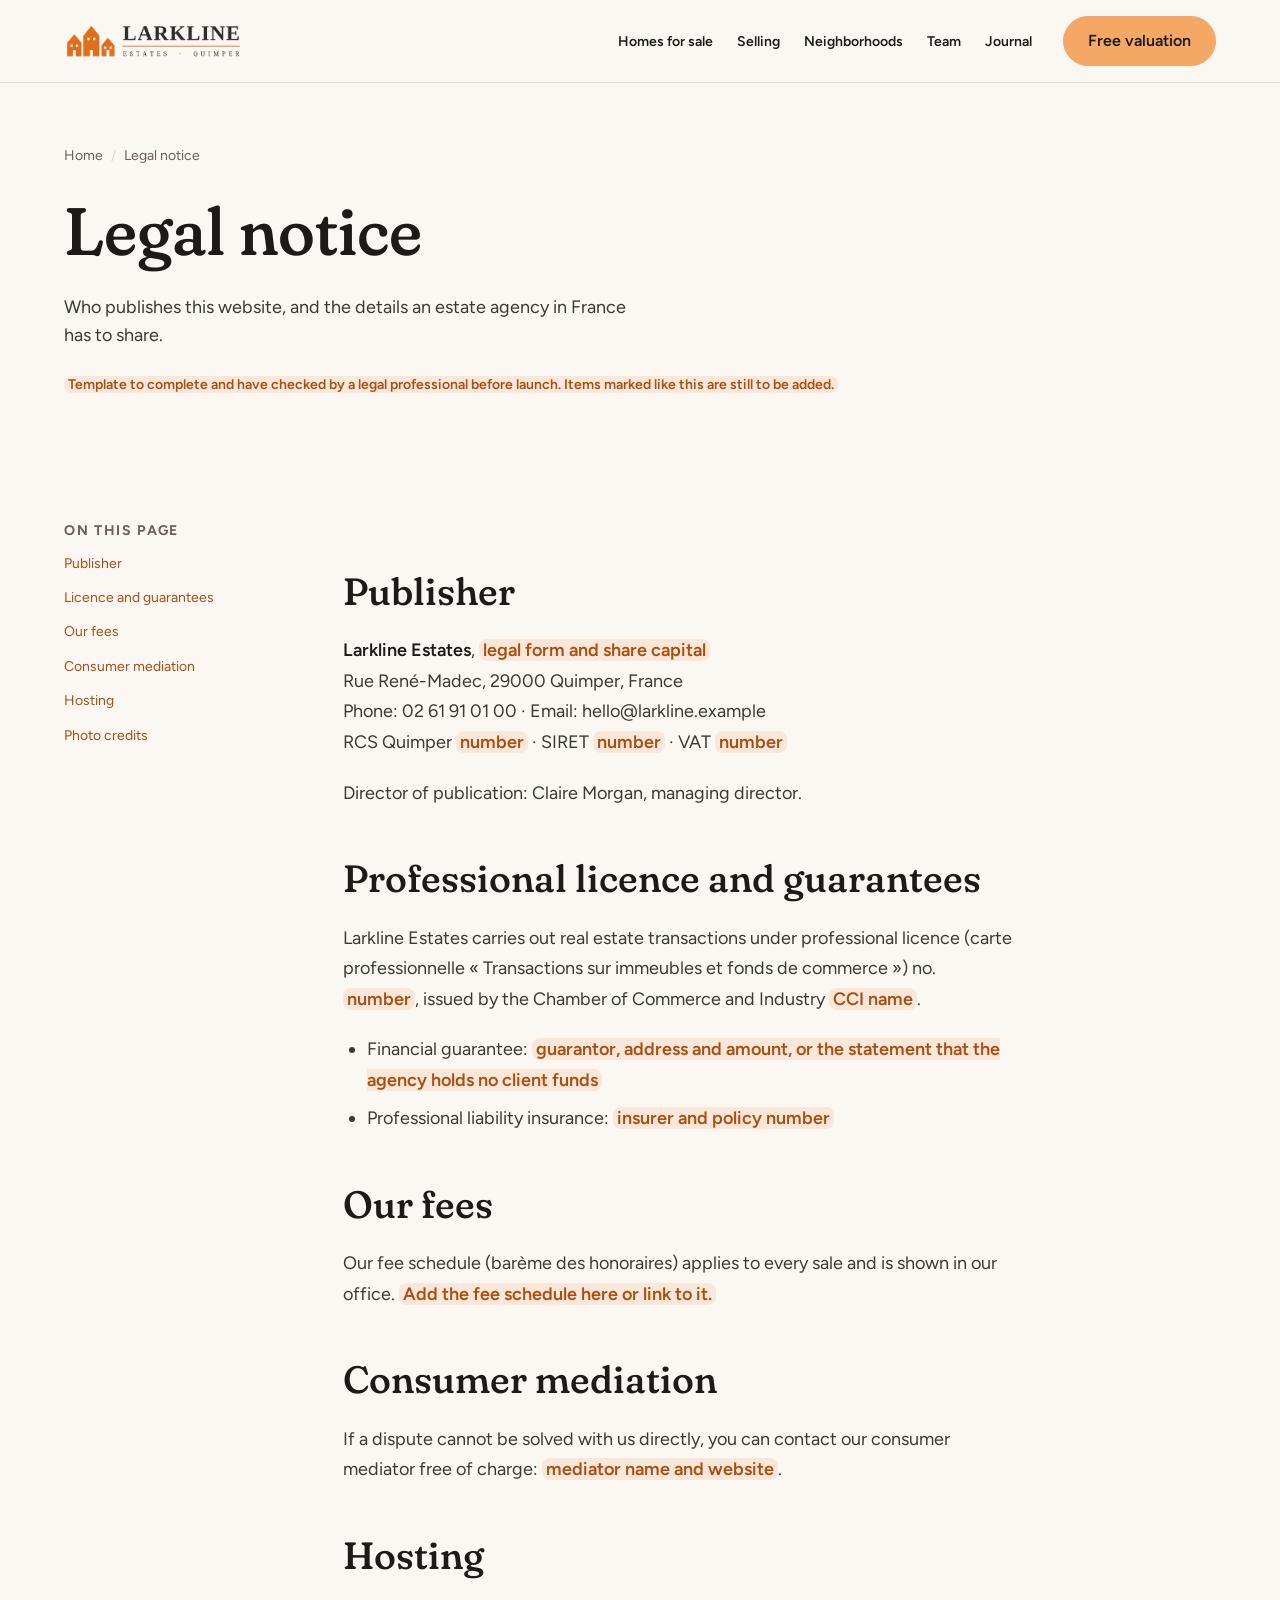
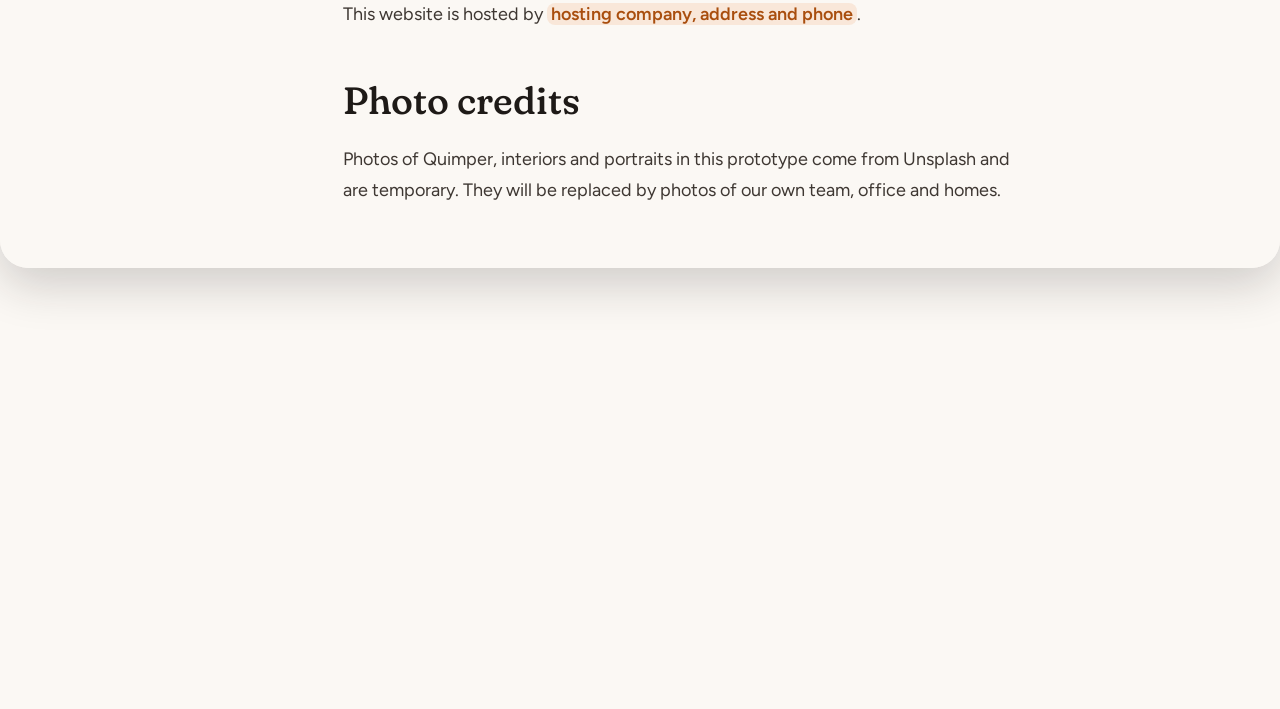
<file: legal-notice.html>
<!DOCTYPE html>
<html lang="en">
<head>
  <meta charset="utf-8">
  <meta name="viewport" content="width=device-width, initial-scale=1">
  <title>Legal notice · Larkline Estates Quimper</title>
  <meta name="description" content="Legal notice of Larkline Estates, estate agency in Quimper.">
  <link rel="preconnect" href="https://fonts.googleapis.com">
  <link rel="preconnect" href="https://fonts.gstatic.com" crossorigin>
  <link rel="preconnect" href="https://images.unsplash.com">
  <link rel="stylesheet" href="css/style.css">
  <script src="js/site.js" defer></script>
</head>
<body>
<div class="page-wrap">

<header class="site-header-solid bg-light-1 boxed-l pad-tb-16 flex-row flex-align-center flex-justify-between gap-24">
  <a class="logo-link" href="index.html" aria-label="Larkline Estates, home">
    <img class="site-logo" src="images/larkline-logo.png" alt="Larkline Estates Quimper" width="890" height="180">
  </a>
  <input class="nav-toggle" type="checkbox" id="nav-toggle" aria-label="Open the menu">
  <label class="nav-burger heading-on-light" for="nav-toggle" aria-hidden="true"><span class="nav-burger-lines"></span></label>
  <nav class="nav-panel" aria-label="Main">
    <ul class="nav-links">
      <li><a class="nav-link heading-on-light" href="homes.html">Homes for sale</a></li>
      <li><a class="nav-link heading-on-light" href="index.html#selling">Selling</a></li>
      <li><a class="nav-link heading-on-light" href="index.html#neighborhoods">Neighborhoods</a></li>
      <li><a class="nav-link heading-on-light" href="index.html#team">Team</a></li>
      <li><a class="nav-link heading-on-light" href="journal.html">Journal</a></li>
    </ul>
    <a class="btn-solid" href="index.html#valuation">Free valuation</a>
  </nav>
</header>

<main>

<section class="bg-light-1 boxed-l pad-tb-64 flex-column gap-24" aria-labelledby="page-title">
  <nav aria-label="Breadcrumb">
    <ol class="breadcrumb flex-row flex-wrap gap-8 body-s detail-on-light">
      <li><a class="plain-link detail-on-light" href="index.html">Home</a></li>
      <li aria-current="page">Legal notice</li>
    </ol>
  </nav>
  <h1 id="page-title" class="title-2 heading-on-light reveal-up">Legal notice</h1>
  <p class="body-l body-on-light measure">Who publishes this website, and the details an estate agency in France has to share.</p>
  <p class="body-s"><span class="todo">Template to complete and have checked by a legal professional before launch. Items marked like this are still to be added.</span></p>
</section>
<section class="bg-light-1 boxed-l pad-tb-64 flex-column gap-40">
  <div class="doc-layout gap-40">
    <nav class="toc flex-column gap-12 body-s" aria-label="On this page">
      <p class="sub-title detail-on-light">On this page</p>
        <a class="link-on-light" href="#publisher">Publisher</a>
        <a class="link-on-light" href="#licence">Licence and guarantees</a>
        <a class="link-on-light" href="#fees">Our fees</a>
        <a class="link-on-light" href="#mediation">Consumer mediation</a>
        <a class="link-on-light" href="#hosting">Hosting</a>
        <a class="link-on-light" href="#credits">Photo credits</a>
    </nav>
    <div class="prose">
      <h2 id="publisher">Publisher</h2>
      <p><strong>Larkline Estates</strong>, <span class="todo">legal form and share capital</span><br>
      Rue Ren&eacute;-Madec, 29000 Quimper, France<br>
      Phone: 02 61 91 01 00 &middot; Email: hello@larkline.example<br>
      RCS Quimper <span class="todo">number</span> &middot; SIRET <span class="todo">number</span> &middot; VAT <span class="todo">number</span></p>
      <p>Director of publication: Claire Morgan, managing director.</p>

      <h2 id="licence">Professional licence and guarantees</h2>
      <p>Larkline Estates carries out real estate transactions under professional licence (carte professionnelle &laquo;&nbsp;Transactions sur immeubles et fonds de commerce&nbsp;&raquo;) no. <span class="todo">number</span>, issued by the Chamber of Commerce and Industry <span class="todo">CCI name</span>.</p>
      <ul>
        <li>Financial guarantee: <span class="todo">guarantor, address and amount, or the statement that the agency holds no client funds</span></li>
        <li>Professional liability insurance: <span class="todo">insurer and policy number</span></li>
      </ul>

      <h2 id="fees">Our fees</h2>
      <p>Our fee schedule (bar&egrave;me des honoraires) applies to every sale and is shown in our office. <span class="todo">Add the fee schedule here or link to it.</span></p>

      <h2 id="mediation">Consumer mediation</h2>
      <p>If a dispute cannot be solved with us directly, you can contact our consumer mediator free of charge: <span class="todo">mediator name and website</span>.</p>

      <h2 id="hosting">Hosting</h2>
      <p>This website is hosted by <span class="todo">hosting company, address and phone</span>.</p>

      <h2 id="credits">Photo credits</h2>
      <p>Photos of Quimper, interiors and portraits in this prototype come from Unsplash and are temporary. They will be replaced by photos of our own team, office and homes.</p>
    </div>
  </div>
</section>

</main>

</div>

<footer class="curtain-footer bg-dark-1 boxed-l pad-tb-80 body-on-dark" data-curtain-footer>
  <div class="curtain-inner flex-column gap-40">
    <div class="footer-grid gap-40">
      <div class="flex-column gap-20">
        <img class="site-logo" src="images/larkline-logo-light.png" alt="Larkline Estates Quimper" width="890" height="180" loading="lazy">
        <p class="body-s body-on-dark measure">A small, independent estate agency in Quimper. Sales only, one agent per client.</p>
      </div>
      <div class="flex-column gap-12">
        <p class="sub-title subtitle-on-dark">Office</p>
        <p class="body-s body-on-dark">Rue Ren&eacute;-Madec<br>29000 Quimper, Finist&egrave;re<br>Monday to Friday, 9am to 6pm</p>
      </div>
      <div class="flex-column gap-12">
        <p class="sub-title subtitle-on-dark">Contact</p>
        <ul class="footer-links flex-column gap-8 body-s">
          <li><a class="plain-link heading-on-dark" href="tel:+33261910100">02 61 91 01 00</a></li>
          <li><a class="plain-link heading-on-dark" href="mailto:hello@larkline.example">hello@larkline.example</a></li>
        </ul>
      </div>
      <div class="flex-column gap-12">
        <p class="sub-title subtitle-on-dark">Explore</p>
        <ul class="footer-links flex-column gap-8 body-s">
          <li><a class="plain-link heading-on-dark" href="homes.html">Homes for sale</a></li>
          <li><a class="plain-link heading-on-dark" href="index.html#valuation">Free valuation</a></li>
          <li><a class="plain-link heading-on-dark" href="index.html#neighborhoods">Neighborhoods</a></li>
          <li><a class="plain-link heading-on-dark" href="index.html#team">Team</a></li>
          <li><a class="plain-link heading-on-dark" href="journal.html">Journal</a></li>
        </ul>
      </div>
    </div>
    <div class="footer-bottom pad-tb-24 flex-row flex-wrap flex-justify-between gap-16 body-s detail-on-dark">
      <p>&copy; 2026 Larkline Estates &middot; Professional licence (carte T) no. to be added</p>
      <p><a class="plain-link detail-on-dark" href="legal-notice.html">Legal notice</a> &middot; <a class="plain-link detail-on-dark" href="privacy.html">Privacy</a></p>
    </div>
  </div>
</footer>

</body>
</html>
</file>
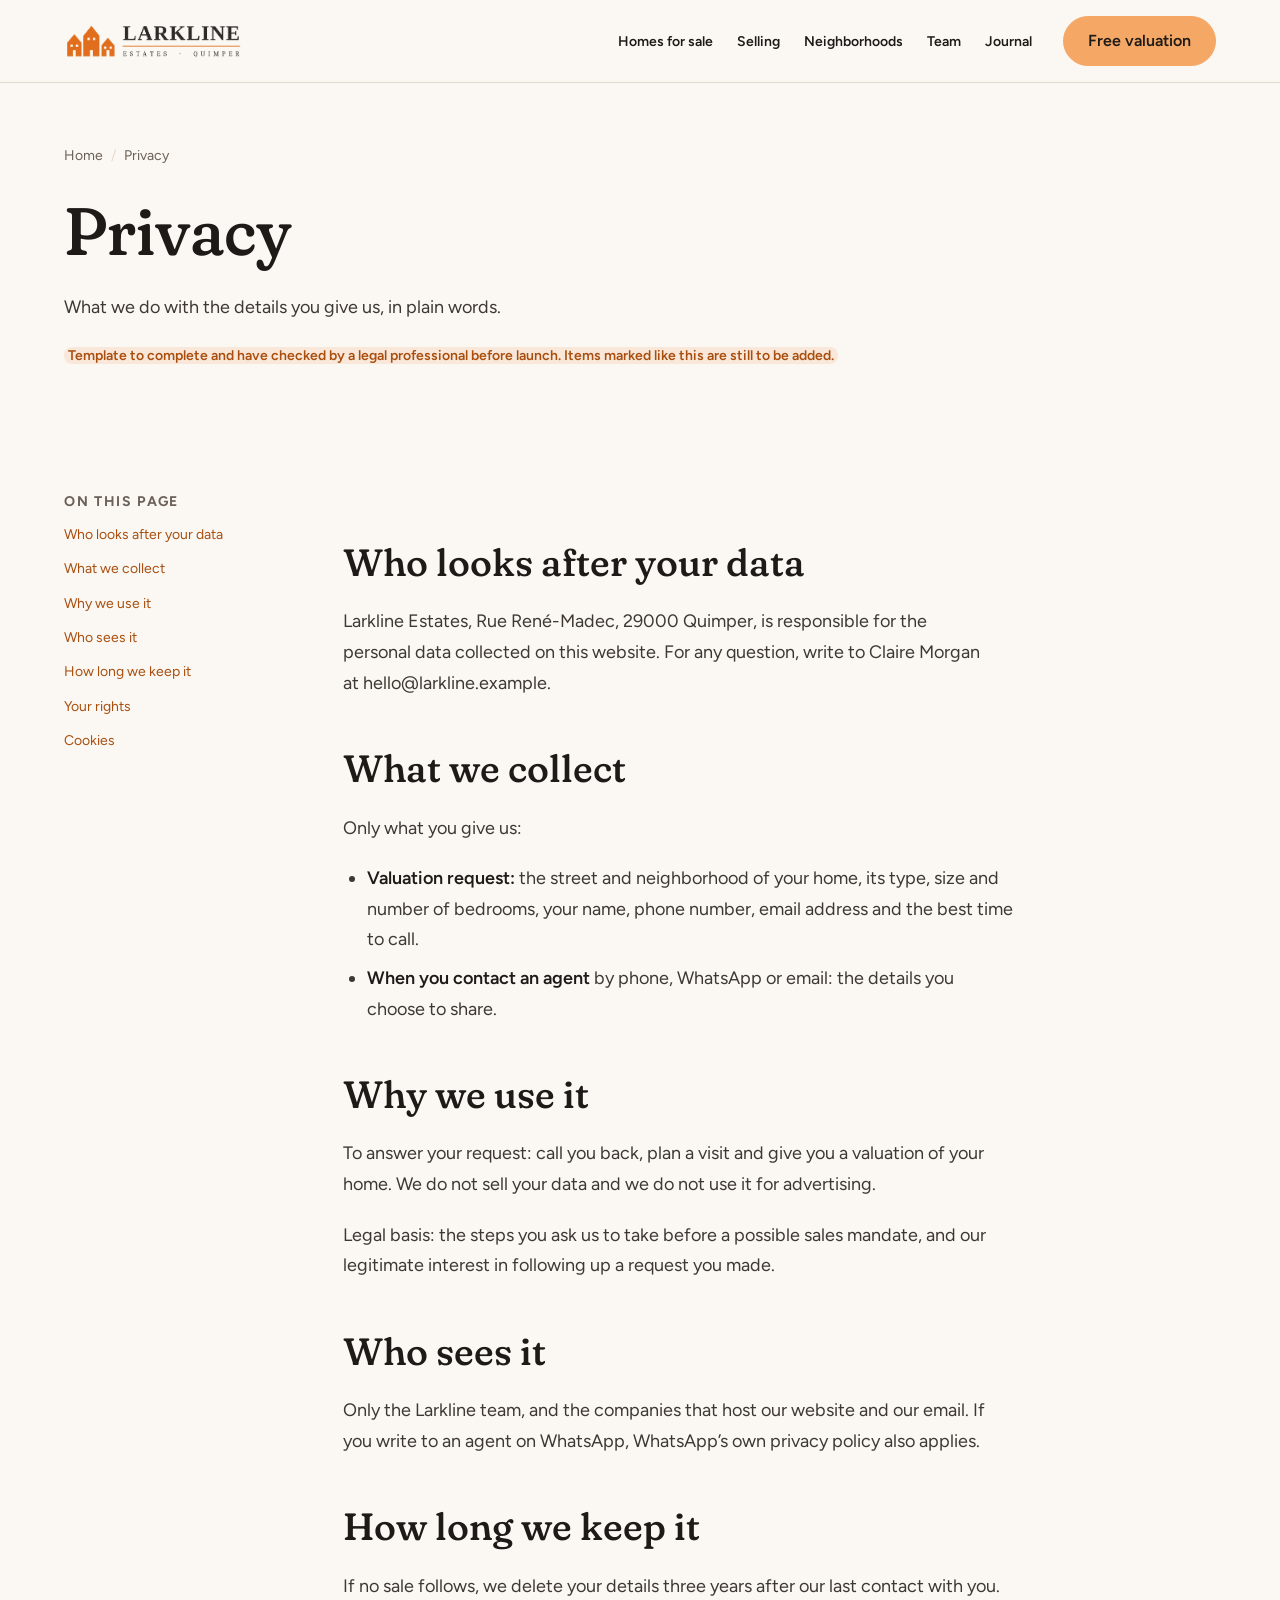
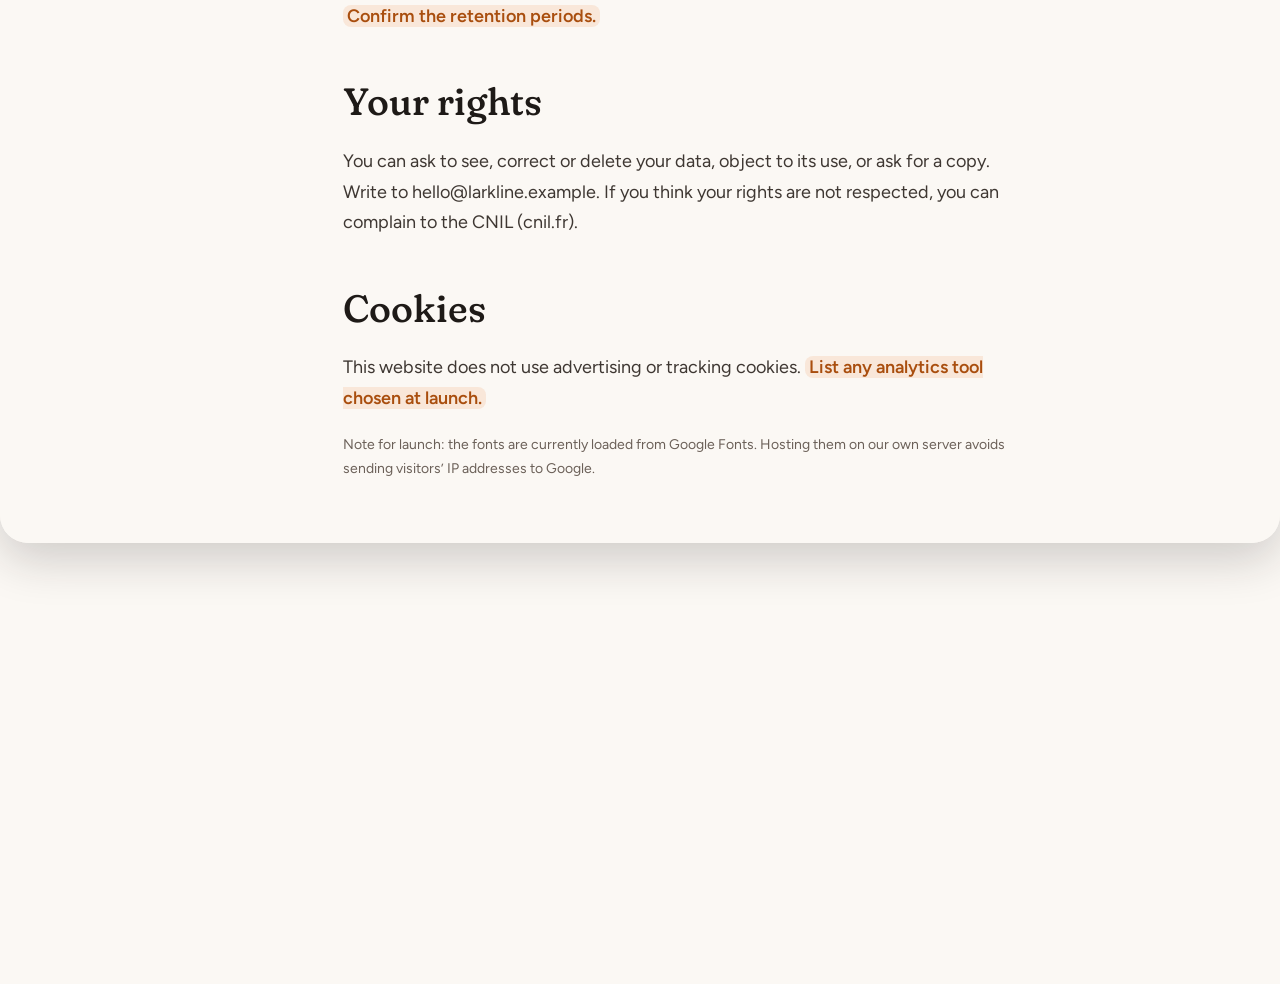
<file: privacy.html>
<!DOCTYPE html>
<html lang="en">
<head>
  <meta charset="utf-8">
  <meta name="viewport" content="width=device-width, initial-scale=1">
  <title>Privacy · Larkline Estates Quimper</title>
  <meta name="description" content="Privacy of Larkline Estates, estate agency in Quimper.">
  <link rel="preconnect" href="https://fonts.googleapis.com">
  <link rel="preconnect" href="https://fonts.gstatic.com" crossorigin>
  <link rel="preconnect" href="https://images.unsplash.com">
  <link rel="stylesheet" href="css/style.css">
  <script src="js/site.js" defer></script>
</head>
<body>
<div class="page-wrap">

<header class="site-header-solid bg-light-1 boxed-l pad-tb-16 flex-row flex-align-center flex-justify-between gap-24">
  <a class="logo-link" href="index.html" aria-label="Larkline Estates, home">
    <img class="site-logo" src="images/larkline-logo.png" alt="Larkline Estates Quimper" width="890" height="180">
  </a>
  <input class="nav-toggle" type="checkbox" id="nav-toggle" aria-label="Open the menu">
  <label class="nav-burger heading-on-light" for="nav-toggle" aria-hidden="true"><span class="nav-burger-lines"></span></label>
  <nav class="nav-panel" aria-label="Main">
    <ul class="nav-links">
      <li><a class="nav-link heading-on-light" href="homes.html">Homes for sale</a></li>
      <li><a class="nav-link heading-on-light" href="index.html#selling">Selling</a></li>
      <li><a class="nav-link heading-on-light" href="index.html#neighborhoods">Neighborhoods</a></li>
      <li><a class="nav-link heading-on-light" href="index.html#team">Team</a></li>
      <li><a class="nav-link heading-on-light" href="journal.html">Journal</a></li>
    </ul>
    <a class="btn-solid" href="index.html#valuation">Free valuation</a>
  </nav>
</header>

<main>

<section class="bg-light-1 boxed-l pad-tb-64 flex-column gap-24" aria-labelledby="page-title">
  <nav aria-label="Breadcrumb">
    <ol class="breadcrumb flex-row flex-wrap gap-8 body-s detail-on-light">
      <li><a class="plain-link detail-on-light" href="index.html">Home</a></li>
      <li aria-current="page">Privacy</li>
    </ol>
  </nav>
  <h1 id="page-title" class="title-2 heading-on-light reveal-up">Privacy</h1>
  <p class="body-l body-on-light measure">What we do with the details you give us, in plain words.</p>
  <p class="body-s"><span class="todo">Template to complete and have checked by a legal professional before launch. Items marked like this are still to be added.</span></p>
</section>
<section class="bg-light-1 boxed-l pad-tb-64 flex-column gap-40">
  <div class="doc-layout gap-40">
    <nav class="toc flex-column gap-12 body-s" aria-label="On this page">
      <p class="sub-title detail-on-light">On this page</p>
        <a class="link-on-light" href="#who">Who looks after your data</a>
        <a class="link-on-light" href="#what">What we collect</a>
        <a class="link-on-light" href="#why">Why we use it</a>
        <a class="link-on-light" href="#who-sees">Who sees it</a>
        <a class="link-on-light" href="#how-long">How long we keep it</a>
        <a class="link-on-light" href="#rights">Your rights</a>
        <a class="link-on-light" href="#cookies">Cookies</a>
    </nav>
    <div class="prose">
      <h2 id="who">Who looks after your data</h2>
      <p>Larkline Estates, Rue Ren&eacute;-Madec, 29000 Quimper, is responsible for the personal data collected on this website. For any question, write to Claire Morgan at hello@larkline.example.</p>

      <h2 id="what">What we collect</h2>
      <p>Only what you give us:</p>
      <ul>
        <li><strong>Valuation request:</strong> the street and neighborhood of your home, its type, size and number of bedrooms, your name, phone number, email address and the best time to call.</li>
        <li><strong>When you contact an agent</strong> by phone, WhatsApp or email: the details you choose to share.</li>
      </ul>

      <h2 id="why">Why we use it</h2>
      <p>To answer your request: call you back, plan a visit and give you a valuation of your home. We do not sell your data and we do not use it for advertising.</p>
      <p>Legal basis: the steps you ask us to take before a possible sales mandate, and our legitimate interest in following up a request you made.</p>

      <h2 id="who-sees">Who sees it</h2>
      <p>Only the Larkline team, and the companies that host our website and our email. If you write to an agent on WhatsApp, WhatsApp&rsquo;s own privacy policy also applies.</p>

      <h2 id="how-long">How long we keep it</h2>
      <p>If no sale follows, we delete your details three years after our last contact with you. <span class="todo">Confirm the retention periods.</span></p>

      <h2 id="rights">Your rights</h2>
      <p>You can ask to see, correct or delete your data, object to its use, or ask for a copy. Write to hello@larkline.example. If you think your rights are not respected, you can complain to the CNIL (cnil.fr).</p>

      <h2 id="cookies">Cookies</h2>
      <p>This website does not use advertising or tracking cookies. <span class="todo">List any analytics tool chosen at launch.</span></p>
      <p class="note">Note for launch: the fonts are currently loaded from Google Fonts. Hosting them on our own server avoids sending visitors&rsquo; IP addresses to Google.</p>
    </div>
  </div>
</section>

</main>

</div>

<footer class="curtain-footer bg-dark-1 boxed-l pad-tb-80 body-on-dark" data-curtain-footer>
  <div class="curtain-inner flex-column gap-40">
    <div class="footer-grid gap-40">
      <div class="flex-column gap-20">
        <img class="site-logo" src="images/larkline-logo-light.png" alt="Larkline Estates Quimper" width="890" height="180" loading="lazy">
        <p class="body-s body-on-dark measure">A small, independent estate agency in Quimper. Sales only, one agent per client.</p>
      </div>
      <div class="flex-column gap-12">
        <p class="sub-title subtitle-on-dark">Office</p>
        <p class="body-s body-on-dark">Rue Ren&eacute;-Madec<br>29000 Quimper, Finist&egrave;re<br>Monday to Friday, 9am to 6pm</p>
      </div>
      <div class="flex-column gap-12">
        <p class="sub-title subtitle-on-dark">Contact</p>
        <ul class="footer-links flex-column gap-8 body-s">
          <li><a class="plain-link heading-on-dark" href="tel:+33261910100">02 61 91 01 00</a></li>
          <li><a class="plain-link heading-on-dark" href="mailto:hello@larkline.example">hello@larkline.example</a></li>
        </ul>
      </div>
      <div class="flex-column gap-12">
        <p class="sub-title subtitle-on-dark">Explore</p>
        <ul class="footer-links flex-column gap-8 body-s">
          <li><a class="plain-link heading-on-dark" href="homes.html">Homes for sale</a></li>
          <li><a class="plain-link heading-on-dark" href="index.html#valuation">Free valuation</a></li>
          <li><a class="plain-link heading-on-dark" href="index.html#neighborhoods">Neighborhoods</a></li>
          <li><a class="plain-link heading-on-dark" href="index.html#team">Team</a></li>
          <li><a class="plain-link heading-on-dark" href="journal.html">Journal</a></li>
        </ul>
      </div>
    </div>
    <div class="footer-bottom pad-tb-24 flex-row flex-wrap flex-justify-between gap-16 body-s detail-on-dark">
      <p>&copy; 2026 Larkline Estates &middot; Professional licence (carte T) no. to be added</p>
      <p><a class="plain-link detail-on-dark" href="legal-notice.html">Legal notice</a> &middot; <a class="plain-link detail-on-dark" href="privacy.html">Privacy</a></p>
    </div>
  </div>
</footer>

</body>
</html>
</file>
<file: css/style.css>
/* ==========================================================================
   Larkline Estates · Prototype v2
   Built on the LWPR CSS framework.
   Order: variables, base tags, framework classes, project classes.
   Title scale: modular, mobile ratio 1.2, desktop ratio 1.333 (360px to 1120px).
   ========================================================================== */

@import url("https://fonts.googleapis.com/css2?family=Figtree:wght@400;500;600;700&family=Fraunces:opsz,wght,SOFT,WONK@9..144,400..700,0..100,0..1&display=swap");

/* ---------- 1. Variables ---------- */
:root {
  /* Colors: one warm hue taken from the Larkline logo orange */
  --primary-brand-1: #E06E1C;
  --primary-brand-2: #A94E0E;
  --primary-brand-3: #F5A866; /* lighter orange for solid buttons: 8.8:1 with dark text */
  --primary-light-1: #FBF8F4;
  --primary-light-2: #F3EDE6;
  --primary-light-3: #E4D9CD;
  --primary-dark-1: #1E1A17;
  --primary-dark-2: #3E3732;
  --primary-dark-3: #6B6058;
  --primary-transparent-1: #E06E1C1F;

  /* Project helpers built from the same colors */
  --overlay-dark-1: #1E1A17B3;
  --overlay-dark-2: #1E1A1700;
  --overlay-light-1: #FBF8F426;
  --shadow-tint-s: #1E1A1714;
  --shadow-tint-m: #1E1A171F;
  --shadow-tint-l: #1E1A1733;

  /* Sizes: 4pt scale */
  --size-0: 0rem;
  --size-4: 0.25rem;
  --size-8: 0.5rem;
  --size-12: 0.75rem;
  --size-16: 1rem;
  --size-20: 1.25rem;
  --size-24: 1.5rem;
  --size-32: clamp(1.75rem, 1.662rem + 0.376vw, 2rem);
  --size-40: clamp(2.125rem, 1.993rem + 0.563vw, 2.5rem);
  --size-48: clamp(2.5rem, 2.324rem + 0.751vw, 3rem);
  --size-64: clamp(3.25rem, 2.986rem + 1.127vw, 4rem);
  --size-80: clamp(3.875rem, 3.479rem + 1.69vw, 5rem);
  --size-96: clamp(4.5rem, 3.972rem + 2.254vw, 6rem);
  --size-128: clamp(5.8rem, 5.025rem + 3.305vw, 8rem);
  --size-160: clamp(7rem, 5.944rem + 4.507vw, 10rem);

  /* Font sizes */
  --title-subtitle: 0.875rem;
  --body-size-l: 1.125rem;
  --body-size-m: 1rem;
  --body-size-s: 0.875rem;
  --title-size-1: clamp(3rem, 1.7566rem + 5.5263vw, 5.625rem);      /* 48 > 90 */
  --title-size-2: clamp(2.5rem, 1.7007rem + 3.5526vw, 4.1875rem);   /* 40 > 67 */
  --title-size-3: clamp(2.0625rem, 1.5296rem + 2.3684vw, 3.1875rem);/* 33 > 51 */
  --title-size-4: clamp(1.75rem, 1.4539rem + 1.3158vw, 2.375rem);   /* 28 > 38 */
  --title-size-5: clamp(1.4375rem, 1.2895rem + 0.6579vw, 1.75rem);  /* 23 > 28 */
  --title-size-6: clamp(1.1875rem, 1.1283rem + 0.2632vw, 1.3125rem);/* 19 > 21 */

  /* Fonts */
  --heading-font: "Fraunces", Georgia, serif;
  --heading-variation: "SOFT" 100, "WONK" 1; /* soft, slightly playful letterforms */
  --body-font: "Figtree", system-ui, sans-serif;
  --heading-weight: 500;
  --body-weight: 400;
  --strong-weight: 600;

  /* Radius: soft, calm */
  --button-radius: 9999px;
  --radius-s: 0.5rem;
  --radius-m: 1rem;
  --radius-l: 1.75rem;
  --radius-full: 9999px;

  /* Motion */
  --ease-out: cubic-bezier(0.22, 1, 0.36, 1);
  --speed-fast: 0.25s;
  --speed-slow: 0.8s;

  /* Layout helpers */
  --header-height: 5.5rem;
  --sidebar-width: 22rem;
  --icon-size: 1.125rem;
  --avatar-size: 3rem;
  --border-width: 1px;
}

/* ---------- 2. Base tags ---------- */
*, *::before, *::after { box-sizing: border-box; }
html { scroll-behavior: smooth; -webkit-text-size-adjust: 100%; }
body {
  margin: 0;
  font-family: var(--body-font);
  font-size: var(--body-size-m);
  font-weight: var(--body-weight);
  line-height: 160%;
  color: var(--primary-dark-2);
  background: var(--primary-light-1);
  overflow-x: clip;
}
h1, h2, h3, h4, h5, h6 {
  margin: 0;
  font-family: var(--heading-font);
  font-variation-settings: var(--heading-variation);
  font-weight: var(--heading-weight);
  text-wrap: balance;
}
h1 { font-size: var(--title-size-1); line-height: 110%; }
h2 { font-size: var(--title-size-2); line-height: 115%; }
h3 { font-size: var(--title-size-3); line-height: 120%; }
h4 { font-size: var(--title-size-4); line-height: 125%; }
h5 { font-size: var(--title-size-5); line-height: 130%; }
h6 { font-size: var(--title-size-6); line-height: 130%; }
p, ul, ol, figure, blockquote, dl, dd { margin: 0; }
p { text-wrap: pretty; }
ul, ol { padding: 0; }
img { display: block; max-width: 100%; }
a { color: inherit; }
button, input, select, textarea { font: inherit; color: inherit; }
:focus-visible { outline: 2px solid var(--primary-brand-1); outline-offset: 3px; }

/* ---------- 3. Framework classes ---------- */

/* Typography: size */
.title-1 { font-size: var(--title-size-1); font-weight: var(--heading-weight); line-height: 110%; }
.title-2 { font-size: var(--title-size-2); font-weight: var(--heading-weight); line-height: 115%; }
.title-3 { font-size: var(--title-size-3); font-weight: var(--heading-weight); line-height: 120%; }
.title-4 { font-size: var(--title-size-4); font-weight: var(--heading-weight); line-height: 125%; }
.title-5 { font-size: var(--title-size-5); font-weight: var(--heading-weight); line-height: 130%; }
.title-6 { font-size: var(--title-size-6); font-weight: var(--heading-weight); line-height: 130%; }
.body-l { font-size: var(--body-size-l); font-weight: var(--body-weight); line-height: 160%; }
.body-m { font-size: var(--body-size-m); font-weight: var(--body-weight); line-height: 160%; }
.body-s { font-size: var(--body-size-s); font-weight: var(--body-weight); line-height: 160%; }
.sub-title { font-size: var(--title-subtitle); font-weight: 700; line-height: 140%; text-transform: uppercase; letter-spacing: 0.12em; }
.text-link { font-weight: var(--strong-weight); text-decoration: underline; text-underline-offset: 0.2em; text-decoration-thickness: 1px; }
.use-heading-font { font-family: var(--heading-font); font-variation-settings: var(--heading-variation); }
.use-body-font { font-family: var(--body-font); }

/* Typography: color roles */
.heading-on-light { color: var(--primary-dark-1); }
.heading-on-dark { color: var(--primary-light-1); }
.body-on-light { color: var(--primary-dark-2); }
.body-on-dark { color: var(--primary-light-2); }
.detail-on-light { color: var(--primary-dark-3); }
.detail-on-dark { color: var(--primary-light-3); }
.subtitle-on-light { color: var(--primary-brand-2); }
.subtitle-on-dark { color: var(--primary-brand-1); }
.link-on-light { color: var(--primary-brand-2); transition: color var(--speed-fast) ease; }
.link-on-light:hover { color: var(--primary-dark-1); }
.link-on-dark { color: var(--primary-brand-1); transition: color var(--speed-fast) ease; }
.link-on-dark:hover { color: var(--primary-light-1); }

/* Backgrounds */
.bg-light-1 { background-color: var(--primary-light-1); }
.bg-light-2 { background-color: var(--primary-light-2); }
.bg-light-3 { background-color: var(--primary-light-3); }
.bg-dark-1 { background-color: var(--primary-dark-1); }
.bg-dark-2 { background-color: var(--primary-dark-2); }
.bg-dark-3 { background-color: var(--primary-dark-3); }
.bg-brand-1 { background-color: var(--primary-brand-1); }
.bg-brand-2 { background-color: var(--primary-brand-2); }

/* Buttons: solid buttons use the lighter orange (brand-3) with dark text for strong contrast */
.btn-solid { display: inline-flex; align-items: center; justify-content: center; gap: var(--size-8); font-size: var(--body-size-m); font-weight: var(--strong-weight); line-height: 1; text-decoration: none; cursor: pointer; padding: var(--size-16) var(--size-24); border-width: var(--border-width); border-style: solid; border-radius: var(--button-radius); transition: background-color var(--speed-fast) ease, border-color var(--speed-fast) ease, color var(--speed-fast) ease, transform var(--speed-fast) var(--ease-out); color: var(--primary-dark-1); background-color: var(--primary-brand-3); border-color: var(--primary-brand-3); }
.btn-solid:hover { color: var(--primary-dark-1); background-color: var(--primary-brand-1); border-color: var(--primary-brand-1); }
.btn-outline { display: inline-flex; align-items: center; justify-content: center; gap: var(--size-8); font-size: var(--body-size-m); font-weight: var(--strong-weight); line-height: 1; text-decoration: none; cursor: pointer; padding: var(--size-16) var(--size-24); border-width: var(--border-width); border-style: solid; border-radius: var(--button-radius); transition: background-color var(--speed-fast) ease, border-color var(--speed-fast) ease, color var(--speed-fast) ease, transform var(--speed-fast) var(--ease-out); color: var(--primary-brand-2); background-color: transparent; border-color: var(--primary-brand-1); }
.btn-outline:hover { color: var(--primary-dark-1); background-color: var(--primary-brand-1); }
.btn-solid-on-dark { display: inline-flex; align-items: center; justify-content: center; gap: var(--size-8); font-size: var(--body-size-m); font-weight: var(--strong-weight); line-height: 1; text-decoration: none; cursor: pointer; padding: var(--size-16) var(--size-24); border-width: var(--border-width); border-style: solid; border-radius: var(--button-radius); transition: background-color var(--speed-fast) ease, border-color var(--speed-fast) ease, color var(--speed-fast) ease, transform var(--speed-fast) var(--ease-out); color: var(--primary-dark-1); background-color: var(--primary-light-1); border-color: var(--primary-light-1); }
.btn-solid-on-dark:hover { background-color: var(--primary-light-2); border-color: var(--primary-light-2); }
.btn-outline-on-dark { display: inline-flex; align-items: center; justify-content: center; gap: var(--size-8); font-size: var(--body-size-m); font-weight: var(--strong-weight); line-height: 1; text-decoration: none; cursor: pointer; padding: var(--size-16) var(--size-24); border-width: var(--border-width); border-style: solid; border-radius: var(--button-radius); transition: background-color var(--speed-fast) ease, border-color var(--speed-fast) ease, color var(--speed-fast) ease, transform var(--speed-fast) var(--ease-out); color: var(--primary-light-1); background-color: transparent; border-color: var(--primary-light-1); }
.btn-outline-on-dark:hover { color: var(--primary-dark-1); background-color: var(--primary-light-1); }
.btn-solid:active, .btn-outline:active, .btn-solid-on-dark:active, .btn-outline-on-dark:active { transform: translateY(1px) scale(0.98); }

/* Layout: boxed containers */
.boxed-s { padding-left: max(5%, calc((100% - 47.5rem) / 2)); padding-right: max(5%, calc((100% - 47.5rem) / 2)); }
.boxed-m { padding-left: max(5%, calc((100% - 70rem) / 2)); padding-right: max(5%, calc((100% - 70rem) / 2)); }
.boxed-l { padding-left: max(5%, calc((100% - 77.5rem) / 2)); padding-right: max(5%, calc((100% - 77.5rem) / 2)); }
.boxed-full { padding-left: 5%; padding-right: 5%; }

/* Rounded corners, shadows, divider, hidden */
.rounded-zero { border-radius: var(--size-0); }
.rounded-s { border-radius: var(--radius-s); }
.rounded-m { border-radius: var(--radius-m); }
.rounded-l { border-radius: var(--radius-l); }
.rounded-full { border-radius: var(--radius-full); }
.shadow-s { box-shadow: 0 2px 8px var(--shadow-tint-s); }
.shadow-m { box-shadow: 0 8px 24px var(--shadow-tint-m); }
.shadow-l { box-shadow: 0 16px 48px var(--shadow-tint-l); }
.divider { border-top: var(--border-width) solid var(--primary-light-3); margin-top: var(--size-40); margin-bottom: var(--size-40); }
.hidden { display: none; }

/* Spacing */
.pad-0 { padding: var(--size-0); }
.pad-4 { padding: var(--size-4); }
.pad-8 { padding: var(--size-8); }
.pad-12 { padding: var(--size-12); }
.pad-16 { padding: var(--size-16); }
.pad-20 { padding: var(--size-20); }
.pad-24 { padding: var(--size-24); }
.pad-32 { padding: var(--size-32); }
.pad-40 { padding: var(--size-40); }
.pad-48 { padding: var(--size-48); }
.pad-64 { padding: var(--size-64); }
.pad-80 { padding: var(--size-80); }
.pad-96 { padding: var(--size-96); }
.pad-128 { padding: var(--size-128); }
.pad-160 { padding: var(--size-160); }
.pad-tb-0 { padding-top: var(--size-0); padding-bottom: var(--size-0); }
.pad-tb-4 { padding-top: var(--size-4); padding-bottom: var(--size-4); }
.pad-tb-8 { padding-top: var(--size-8); padding-bottom: var(--size-8); }
.pad-tb-12 { padding-top: var(--size-12); padding-bottom: var(--size-12); }
.pad-tb-16 { padding-top: var(--size-16); padding-bottom: var(--size-16); }
.pad-tb-20 { padding-top: var(--size-20); padding-bottom: var(--size-20); }
.pad-tb-24 { padding-top: var(--size-24); padding-bottom: var(--size-24); }
.pad-tb-32 { padding-top: var(--size-32); padding-bottom: var(--size-32); }
.pad-tb-40 { padding-top: var(--size-40); padding-bottom: var(--size-40); }
.pad-tb-48 { padding-top: var(--size-48); padding-bottom: var(--size-48); }
.pad-tb-64 { padding-top: var(--size-64); padding-bottom: var(--size-64); }
.pad-tb-80 { padding-top: var(--size-80); padding-bottom: var(--size-80); }
.pad-tb-96 { padding-top: var(--size-96); padding-bottom: var(--size-96); }
.pad-tb-128 { padding-top: var(--size-128); padding-bottom: var(--size-128); }
.pad-tb-160 { padding-top: var(--size-160); padding-bottom: var(--size-160); }
.pad-lr-0 { padding-left: var(--size-0); padding-right: var(--size-0); }
.pad-lr-4 { padding-left: var(--size-4); padding-right: var(--size-4); }
.pad-lr-8 { padding-left: var(--size-8); padding-right: var(--size-8); }
.pad-lr-12 { padding-left: var(--size-12); padding-right: var(--size-12); }
.pad-lr-16 { padding-left: var(--size-16); padding-right: var(--size-16); }
.pad-lr-20 { padding-left: var(--size-20); padding-right: var(--size-20); }
.pad-lr-24 { padding-left: var(--size-24); padding-right: var(--size-24); }
.pad-lr-32 { padding-left: var(--size-32); padding-right: var(--size-32); }
.pad-lr-40 { padding-left: var(--size-40); padding-right: var(--size-40); }
.pad-lr-48 { padding-left: var(--size-48); padding-right: var(--size-48); }
.pad-lr-64 { padding-left: var(--size-64); padding-right: var(--size-64); }
.pad-lr-80 { padding-left: var(--size-80); padding-right: var(--size-80); }
.pad-lr-96 { padding-left: var(--size-96); padding-right: var(--size-96); }
.pad-lr-128 { padding-left: var(--size-128); padding-right: var(--size-128); }
.pad-lr-160 { padding-left: var(--size-160); padding-right: var(--size-160); }

/* Flex and gap */
.flex-row { display: flex; flex-direction: row; }
.flex-column { display: flex; flex-direction: column; }
.flex-wrap { flex-wrap: wrap; }
.flex-align-start { align-items: flex-start; }
.flex-align-center { align-items: center; }
.flex-align-end { align-items: flex-end; }
.flex-align-stretch { align-items: stretch; }
.flex-justify-start { justify-content: flex-start; }
.flex-justify-center { justify-content: center; }
.flex-justify-end { justify-content: flex-end; }
.flex-justify-between { justify-content: space-between; }
.gap-0 { row-gap: var(--size-0); column-gap: var(--size-0); }
.gap-4 { row-gap: var(--size-4); column-gap: var(--size-4); }
.gap-8 { row-gap: var(--size-8); column-gap: var(--size-8); }
.gap-12 { row-gap: var(--size-12); column-gap: var(--size-12); }
.gap-16 { row-gap: var(--size-16); column-gap: var(--size-16); }
.gap-20 { row-gap: var(--size-20); column-gap: var(--size-20); }
.gap-24 { row-gap: var(--size-24); column-gap: var(--size-24); }
.gap-32 { row-gap: var(--size-32); column-gap: var(--size-32); }
.gap-40 { row-gap: var(--size-40); column-gap: var(--size-40); }
.text-start { text-align: start; }
.text-center { text-align: center; }
.text-end { text-align: end; }

/* Components */
.card { background-color: var(--primary-light-1); border-width: var(--border-width); border-style: solid; border-color: var(--primary-light-3); border-radius: var(--radius-m); }
.badge-1 { display: inline-block; font-size: var(--body-size-s); font-weight: var(--strong-weight); line-height: 160%; letter-spacing: 0.03em; padding: var(--size-4) var(--size-12); border-radius: var(--radius-full); background-color: var(--primary-transparent-1); color: var(--primary-brand-2); }
/* badge-2: on photos and dark sections */
.badge-2 { display: inline-block; font-size: var(--body-size-s); font-weight: var(--strong-weight); line-height: 160%; letter-spacing: 0.03em; padding: var(--size-4) var(--size-12); border-radius: var(--radius-full); background-color: var(--primary-light-1); color: var(--primary-dark-1); }
/* badge-3: sold or under contract */
.badge-3 { display: inline-block; font-size: var(--body-size-s); font-weight: var(--strong-weight); line-height: 160%; letter-spacing: 0.03em; padding: var(--size-4) var(--size-12); border-radius: var(--radius-full); background-color: var(--primary-dark-1); color: var(--primary-light-1); }

/* ---------- 4. Project classes ---------- */
/* Extra variables used only by project classes */
:root {
  --logo-width: clamp(9.5rem, 8rem + 4vw, 13rem);
  --hero-measure: 60rem;
  --text-measure: 36rem;
  --card-min: 17.5rem;
  --scroll-card: 82%;
  --error-1: #B42318;
  --overlay-dark-4: #1E1A1766;
  --dpe-a: #2E8B57;
  --dpe-b: #4FA34A;
  --dpe-c: #9CC33B;
  --dpe-d: #F1D02B;
  --dpe-e: #F0A830;
  --dpe-f: #E8722B;
  --dpe-g: #D2352A;
}

/* Header ------------------------------------------------------------ */
.site-header { position: absolute; top: 0; left: 0; right: 0; z-index: 20; }
.site-header-solid { position: sticky; top: 0; z-index: 20; border-bottom: var(--border-width) solid var(--primary-light-3); backdrop-filter: blur(8px); }
.site-logo { width: var(--logo-width); height: auto; }
.logo-link { display: inline-block; line-height: 0; }
.nav-panel { display: flex; align-items: center; gap: var(--size-32); }
.nav-links { list-style: none; display: flex; align-items: center; gap: var(--size-24); }
.nav-link {
  font-size: var(--body-size-s); font-weight: var(--strong-weight); text-decoration: none;
  background-image: linear-gradient(currentColor, currentColor); background-repeat: no-repeat;
  background-position: 0 100%; background-size: 0% 1px;
  transition: background-size var(--speed-fast) var(--ease-out);
}
.nav-link:hover, .nav-link:focus-visible { background-size: 100% 1px; }
.nav-toggle { position: absolute; opacity: 0; pointer-events: none; }
.nav-burger { display: none; cursor: pointer; width: var(--size-48); height: var(--size-48); border-radius: var(--radius-full); border: var(--border-width) solid currentColor; align-items: center; justify-content: center; }
.nav-burger-lines, .nav-burger-lines::before, .nav-burger-lines::after { display: block; width: var(--size-20); height: 2px; background: currentColor; border-radius: var(--radius-full); position: relative; transition: transform var(--speed-fast) var(--ease-out), opacity var(--speed-fast) ease; }
.nav-burger-lines::before, .nav-burger-lines::after { content: ""; position: absolute; left: 0; }
.nav-burger-lines::before { top: calc(var(--size-8) * -0.75); }
.nav-burger-lines::after { top: calc(var(--size-8) * 0.75); }
.nav-toggle:focus-visible + .nav-burger { outline: 2px solid var(--primary-brand-1); outline-offset: 3px; }

/* Hero -------------------------------------------------------------- */
.hero { position: relative; min-height: 100svh; overflow: hidden; isolation: isolate; }
.hero-media { position: absolute; inset: 0; z-index: -2; }
.hero-media img { width: 100%; height: 100%; object-fit: cover; object-position: 50% 40%; animation: hero-settle 2.4s var(--ease-out) both; }
.hero-shade { position: absolute; inset: 0; z-index: -1; background: linear-gradient(to right, var(--overlay-dark-1) 0%, var(--overlay-dark-2) 70%), linear-gradient(to top, var(--overlay-dark-1) 0%, var(--overlay-dark-2) 62%), linear-gradient(to bottom, var(--overlay-dark-1) 0%, var(--overlay-dark-2) 28%); }
.hero-content { max-width: var(--hero-measure); }
.hero-caption { position: absolute; right: 5%; bottom: var(--size-32); }
.arrow-link { text-decoration: none; font-weight: var(--strong-weight); }
.arrow-link .arrow, .btn-solid .arrow, .btn-outline .arrow, .btn-solid-on-dark .arrow, .btn-outline-on-dark .arrow { display: inline-block; transition: transform var(--speed-fast) var(--ease-out); }
.arrow-link:hover .arrow, .btn-solid:hover .arrow, .btn-outline:hover .arrow, .btn-solid-on-dark:hover .arrow, .btn-outline-on-dark:hover .arrow { transform: translateX(var(--size-4)); }

/* Grids --------------------------------------------------------------- */
.grid-2 { display: grid; grid-template-columns: repeat(2, minmax(0, 1fr)); }
.grid-3 { display: grid; grid-template-columns: repeat(3, minmax(0, 1fr)); }
.grid-4 { display: grid; grid-template-columns: repeat(4, minmax(0, 1fr)); }
.split-media { display: grid; grid-template-columns: minmax(0, 1.15fr) minmax(0, 1fr); align-items: center; }
.split-title { display: grid; grid-template-columns: minmax(0, 0.9fr) minmax(0, 1.1fr); }
.measure { max-width: var(--text-measure); }
.full { width: 100%; }

/* Card rows: grid on desktop, swipe row on mobile */
.card-row-3 { display: grid; grid-template-columns: repeat(3, minmax(0, 1fr)); }
.card-row-4 { display: grid; grid-template-columns: repeat(4, minmax(0, 1fr)); }
.stats-row { display: grid; grid-template-columns: repeat(3, minmax(0, 1fr)); }

/* Media --------------------------------------------------------------- */
.media { position: relative; overflow: hidden; }
.media img { width: 100%; height: 100%; object-fit: cover; transition: transform var(--speed-slow) var(--ease-out); }
.ratio-4-5 { aspect-ratio: 4 / 5; }
.ratio-4-3 { aspect-ratio: 4 / 3; }
.ratio-3-2 { aspect-ratio: 3 / 2; }
.ratio-16-10 { aspect-ratio: 16 / 10; }
.ratio-1-1 { aspect-ratio: 1 / 1; }
.media-badge { position: absolute; top: var(--size-16); left: var(--size-16); z-index: 1; }
.media-caption { position: absolute; left: var(--size-16); bottom: var(--size-16); z-index: 1; }

/* Office photo with overlapping note */
.office-figure { position: relative; }
.office-note { position: absolute; right: calc(var(--size-24) * -1); bottom: calc(var(--size-40) * -1); max-width: 18rem; }

/* Stats */
.stat { border-top: var(--border-width) solid var(--primary-light-3); }
.stat-number { font-family: var(--heading-font); font-variation-settings: var(--heading-variation); font-size: var(--title-size-3); font-weight: var(--heading-weight); line-height: 100%; color: var(--primary-dark-1); }

/* Selling steps (dark) */
.sticky-col { position: sticky; top: var(--size-128); }
.step { border-top: var(--border-width) solid var(--overlay-light-1); }
.step-number { font-family: var(--heading-font); font-variation-settings: var(--heading-variation); font-size: var(--title-size-5); color: var(--primary-brand-1); min-width: var(--size-48); }

/* Valuation form ------------------------------------------------------- */
.form-progress { list-style: none; counter-reset: step; }
.form-progress li { flex: 1; border-top: 3px solid var(--primary-light-3); transition: border-color var(--speed-fast) ease; }
.form-progress li.is-active { border-top-color: var(--primary-brand-1); }
.field-label { font-size: var(--body-size-s); font-weight: var(--strong-weight); color: var(--primary-dark-1); }
.input {
  width: 100%; height: var(--size-48); padding: 0 var(--size-16);
  background: var(--primary-light-1); border: var(--border-width) solid var(--primary-light-3); border-radius: var(--radius-s);
  transition: border-color var(--speed-fast) ease, box-shadow var(--speed-fast) ease;
}
.input:hover { border-color: var(--primary-dark-3); }
.input:focus { outline: none; border-color: var(--primary-brand-1); box-shadow: 0 0 0 3px var(--primary-transparent-1); }
.input[aria-invalid="true"] { border-color: var(--error-1); }
.field-error { font-size: var(--body-size-s); color: var(--error-1); }
.fieldset-reset { border: 0; margin: 0; min-width: 0; }
.button-reset { background: none; border: 0; padding: 0; cursor: pointer; }
.choice-row { display: grid; grid-template-columns: repeat(3, minmax(0, 1fr)); }
.choice { position: relative; }
.choice input { position: absolute; opacity: 0; }
.choice span {
  display: flex; align-items: center; justify-content: center; height: var(--size-48);
  border: var(--border-width) solid var(--primary-light-3); border-radius: var(--radius-s); background: var(--primary-light-1);
  font-weight: var(--strong-weight); font-size: var(--body-size-s); cursor: pointer;
  transition: border-color var(--speed-fast) ease, background-color var(--speed-fast) ease;
}
.choice span:hover { border-color: var(--primary-dark-3); }
.choice input:checked + span { border-color: var(--primary-brand-1); background: var(--primary-transparent-1); color: var(--primary-brand-2); }
.choice input:focus-visible + span { outline: 2px solid var(--primary-brand-1); outline-offset: 2px; }
.form-step { animation: fade-in var(--speed-fast) ease both; }
.form-step[hidden], .form-done[hidden] { display: none; }
.check-list { list-style: none; }
.check-list li { position: relative; padding-left: var(--size-32); }
.check-list li::before { content: ""; position: absolute; left: 0; top: 0.35em; width: var(--size-20); height: var(--size-20); border-radius: var(--radius-full); background: var(--primary-transparent-1); }
.check-list li::after { content: ""; position: absolute; left: 0.45rem; top: 0.6em; width: 0.35rem; height: 0.6rem; border: solid var(--primary-brand-2); border-width: 0 2px 2px 0; transform: rotate(45deg); }
.sold-row { display: grid; grid-template-columns: var(--size-80) minmax(0, 1fr); align-items: center; }
.sold-thumb { width: var(--size-80); height: var(--size-80); }

/* Property cards --------------------------------------------------------- */
.property-card { overflow: hidden; text-decoration: none; transition: transform var(--speed-fast) var(--ease-out), box-shadow var(--speed-fast) ease; }
.property-card:hover { transform: translateY(calc(var(--size-4) * -1)); box-shadow: 0 16px 48px var(--shadow-tint-m); }
.property-card:hover .media img, .article-card:hover .media img, .team-card:hover .media img { transform: scale(1.05); }
.price { font-family: var(--heading-font); font-variation-settings: var(--heading-variation); font-size: var(--title-size-5); font-weight: var(--heading-weight); line-height: 120%; color: var(--primary-dark-1); }
.facts { list-style: none; }
.facts li + li::before { content: "\00B7"; margin-right: var(--size-12); color: var(--primary-light-3); }
.agent-chip { border-top: var(--border-width) solid var(--primary-light-3); }
.avatar { width: var(--avatar-size); height: var(--avatar-size); border-radius: var(--radius-full); object-fit: cover; flex-shrink: 0; }
.avatar-l { width: var(--size-80); height: var(--size-80); border-radius: var(--radius-full); object-fit: cover; flex-shrink: 0; }

/* Neighborhood tabs (CSS only) ------------------------------------------ */
.tab-input { position: absolute; opacity: 0; pointer-events: none; }
.tab-layout { display: grid; grid-template-columns: minmax(0, 0.8fr) minmax(0, 1.6fr); align-items: center; }
.tab-list { list-style: none; display: flex; flex-direction: column; gap: var(--size-4); }
.tab-label {
  display: flex; align-items: baseline; justify-content: space-between; cursor: pointer;
  border-bottom: var(--border-width) solid var(--primary-light-3);
  font-family: var(--heading-font); font-variation-settings: var(--heading-variation); font-size: var(--title-size-5); line-height: 130%; color: var(--primary-dark-3);
  transition: color var(--speed-fast) ease, padding-left var(--speed-fast) var(--ease-out);
}
.tab-label:hover { color: var(--primary-dark-1); }
.tab-label small { font-family: var(--body-font); font-size: var(--body-size-s); }
.tab-panel { display: none; animation: fade-in 0.5s ease both; }
#hood-1:checked ~ .tab-layout .panel-1,
#hood-2:checked ~ .tab-layout .panel-2,
#hood-3:checked ~ .tab-layout .panel-3,
#hood-4:checked ~ .tab-layout .panel-4 { display: grid; }
#hood-1:checked ~ .tab-layout [for="hood-1"],
#hood-2:checked ~ .tab-layout [for="hood-2"],
#hood-3:checked ~ .tab-layout [for="hood-3"],
#hood-4:checked ~ .tab-layout [for="hood-4"] { color: var(--primary-dark-1); padding-left: var(--size-12); border-bottom-color: var(--primary-brand-1); }
#hood-1:focus-visible ~ .tab-layout [for="hood-1"],
#hood-2:focus-visible ~ .tab-layout [for="hood-2"],
#hood-3:focus-visible ~ .tab-layout [for="hood-3"],
#hood-4:focus-visible ~ .tab-layout [for="hood-4"] { outline: 2px solid var(--primary-brand-1); outline-offset: 4px; }
.panel-grid { grid-template-columns: minmax(0, 1.1fr) minmax(0, 1fr); align-items: center; }
.key-value { border-top: var(--border-width) solid var(--primary-light-3); }

/* Team --------------------------------------------------------------------- */
.team-card { text-decoration: none; }
.contact-pill {
  display: inline-flex; align-items: center; gap: var(--size-8); text-decoration: none;
  font-size: var(--body-size-s); font-weight: var(--strong-weight); padding: var(--size-8) var(--size-12);
  border: var(--border-width) solid var(--primary-light-3); border-radius: var(--radius-full);
  transition: border-color var(--speed-fast) ease, background-color var(--speed-fast) ease;
}
.contact-pill:hover { border-color: var(--primary-brand-1); background: var(--primary-transparent-1); }
.icon { width: var(--icon-size); height: var(--icon-size); flex-shrink: 0; }

/* Quote -------------------------------------------------------------------- */
.quote-text { font-family: var(--heading-font); font-variation-settings: var(--heading-variation); font-size: var(--title-size-3); line-height: 125%; font-weight: var(--heading-weight); }
.quote-mark { font-family: var(--heading-font); font-variation-settings: var(--heading-variation); font-size: var(--title-size-1); line-height: 60%; color: var(--primary-brand-1); }

/* card-dark: the card component for dark promos (own colors, no bg-* stacked) */
.card-dark { background-color: var(--primary-dark-1); border-width: var(--border-width); border-style: solid; border-color: var(--primary-dark-2); border-radius: var(--radius-m); }

/* Article cards -------------------------------------------------------------- */
.article-card { text-decoration: none; }

/* Closing band --------------------------------------------------------------- */
.photo-band { position: relative; overflow: hidden; isolation: isolate; }
.photo-band .band-media { position: absolute; inset: 0; z-index: -2; }
.photo-band .band-media img { width: 100%; height: 100%; object-fit: cover; }
.photo-band::after { content: ""; position: absolute; inset: 0; z-index: -1; background: var(--overlay-dark-1); }

/* Footer --------------------------------------------------------------------- */
.footer-grid { display: grid; grid-template-columns: minmax(0, 1.5fr) repeat(3, minmax(0, 1fr)); }
.footer-links { list-style: none; }
.footer-bottom { border-top: var(--border-width) solid var(--overlay-light-1); }
.plain-link { text-decoration: none; }
.plain-link:hover { text-decoration: underline; text-underline-offset: 0.2em; }

/* Property page -------------------------------------------------------------- */
.breadcrumb { list-style: none; }
.breadcrumb li + li::before { content: "/"; margin-right: var(--size-8); color: var(--primary-light-3); }
.gallery { display: grid; grid-template-columns: minmax(0, 2fr) minmax(0, 1fr) minmax(0, 1fr); grid-template-rows: repeat(2, minmax(0, 1fr)); height: clamp(22rem, 15rem + 24vw, 38rem); }
.gallery .media:first-child { grid-row: span 2; }
.gallery-more { position: absolute; right: var(--size-16); bottom: var(--size-16); z-index: 1; }
.gallery .media:hover img { transform: scale(1.04); }
.facts-bar { display: grid; grid-template-columns: repeat(5, minmax(0, 1fr)); }
.fact { border-left: var(--border-width) solid var(--primary-light-3); }
.fact:first-child { border-left-color: transparent; }
.content-sidebar { display: grid; grid-template-columns: minmax(0, 1fr) var(--sidebar-width); align-items: start; }
.sticky-card { position: sticky; top: calc(var(--header-height) + var(--size-24)); }
.feature-list { display: grid; grid-template-columns: repeat(2, minmax(0, 1fr)); }
.dpe { list-style: none; }
.dpe li { display: flex; align-items: center; height: var(--size-24); padding-left: var(--size-8); font-size: var(--body-size-s); font-weight: 700; color: var(--primary-light-1); border-radius: var(--radius-s) 0 0 var(--radius-s); clip-path: polygon(0 0, calc(100% - var(--size-12)) 0, 100% 50%, calc(100% - var(--size-12)) 100%, 0 100%); }
.dpe li:nth-child(1) { width: 34%; background: var(--dpe-a); }
.dpe li:nth-child(2) { width: 42%; background: var(--dpe-b); }
.dpe li:nth-child(3) { width: 50%; background: var(--dpe-c); color: var(--primary-dark-1); }
.dpe li:nth-child(4) { width: 58%; background: var(--dpe-d); color: var(--primary-dark-1); }
.dpe li:nth-child(5) { width: 66%; background: var(--dpe-e); color: var(--primary-dark-1); }
.dpe li:nth-child(6) { width: 74%; background: var(--dpe-f); }
.dpe li:nth-child(7) { width: 82%; background: var(--dpe-g); }
.dpe li.is-current { height: var(--size-32); width: 96%; box-shadow: 0 2px 8px var(--shadow-tint-m); }
.nearby { list-style: none; }
.nearby li { border-bottom: var(--border-width) solid var(--primary-light-3); }

/* Mobile contact bar on property pages: the agent is always one tap away */
.contact-bar { display: none; }
.contact-bar > * { flex: 1; white-space: nowrap; }
.contact-bar > :first-child { flex: 1.8; }


/* ---------- v2 additions ---------- */
[hidden] { display: none !important; }
.nav-link[aria-current="page"] { background-size: 100% 1px; }

/* Curtain footer: the page lifts off a fixed footer (JS adds .curtain-on when the footer fits the screen) */
.page-wrap { position: relative; z-index: 1; background-color: var(--primary-light-1); border-radius: 0 0 var(--radius-l) var(--radius-l); overflow: clip; box-shadow: 0 16px 48px var(--shadow-tint-l); }
.curtain-inner { transform: translateY(calc((1 - var(--reveal, 1)) * var(--size-64))); opacity: calc(0.3 + 0.7 * var(--reveal, 1)); will-change: transform, opacity; }
.curtain-on .curtain-footer { position: fixed; left: 0; right: 0; bottom: 0; z-index: 0; }

/* Bleed slider: lines up with the boxed-l container on the left, runs off the right edge */
:root { --bleed-start: max(5%, calc((100% - 77.5rem) / 2)); --slide-width: clamp(16.5rem, 12rem + 18vw, 26rem); }
.bleed-track {
  display: flex; list-style: none; overflow-x: auto; overscroll-behavior-x: contain;
  scroll-snap-type: x mandatory; scrollbar-width: none;
  padding-inline-start: var(--bleed-start); scroll-padding-inline-start: var(--bleed-start); padding-inline-end: 5%;
  cursor: grab;
}
.bleed-track::-webkit-scrollbar { display: none; }
.bleed-track.is-dragging { scroll-snap-type: none; cursor: grabbing; user-select: none; }
.bleed-track.is-dragging a { pointer-events: none; }
.bleed-track:focus-visible { outline: 2px solid var(--primary-brand-1); outline-offset: 4px; }
.bleed-slide { flex: 0 0 var(--slide-width); scroll-snap-align: start; }
.icon-btn {
  display: inline-flex; align-items: center; justify-content: center; width: var(--size-48); height: var(--size-48);
  border: var(--border-width) solid var(--primary-light-3); border-radius: var(--radius-full); background: var(--primary-light-1);
  color: var(--primary-dark-1); cursor: pointer;
  transition: border-color var(--speed-fast) ease, background-color var(--speed-fast) ease, opacity var(--speed-fast) ease;
}
.icon-btn:hover:not(:disabled) { border-color: var(--primary-brand-1); background: var(--primary-transparent-1); }
.icon-btn:disabled { opacity: 0.35; cursor: default; }

/* Shader background (Claire's words): canvas behind the content */
.shader-section { position: relative; isolation: isolate; overflow: hidden; }
.shader-canvas { position: absolute; inset: 0; z-index: -1; width: 100%; height: 100%; display: block; }
.shader-fallback { background-image: radial-gradient(ellipse at 70% 50%, var(--primary-dark-2) 0%, var(--primary-dark-1) 65%); }

/* Archive filters */
.filter-bar { border-top: var(--border-width) solid var(--primary-light-3); border-bottom: var(--border-width) solid var(--primary-light-3); }
.chip { position: relative; }
.chip input { position: absolute; opacity: 0; }
.chip span {
  display: inline-flex; align-items: center; height: var(--size-40); padding: 0 var(--size-16);
  border: var(--border-width) solid var(--primary-light-3); border-radius: var(--radius-full); background: var(--primary-light-1);
  font-size: var(--body-size-s); font-weight: var(--strong-weight); color: var(--primary-dark-2); cursor: pointer;
  transition: border-color var(--speed-fast) ease, background-color var(--speed-fast) ease;
}
.chip span:hover { border-color: var(--primary-dark-3); }
.chip input:checked + span { border-color: var(--primary-dark-1); background: var(--primary-dark-1); color: var(--primary-light-1); }
.chip input:focus-visible + span { outline: 2px solid var(--primary-brand-1); outline-offset: 2px; }
.filter-select { width: 14rem; }
.archive-grid { display: grid; grid-template-columns: repeat(3, minmax(0, 1fr)); }
.is-muted .media img { filter: grayscale(0.6); }
.featured-article { display: grid; grid-template-columns: minmax(0, 1.3fr) minmax(0, 1fr); align-items: center; text-decoration: none; }
.featured-article:hover .media img { transform: scale(1.04); }

/* Long-form text: articles, legal pages */
.prose { max-width: 42rem; }
.prose > * + * { margin-top: var(--size-20); }
.prose h2 { font-size: var(--title-size-4); line-height: 125%; color: var(--primary-dark-1); margin-top: var(--size-48); }
.prose h3 { font-size: var(--title-size-6); line-height: 130%; color: var(--primary-dark-1); margin-top: var(--size-32); }
.prose p, .prose li { font-size: var(--body-size-l); line-height: 170%; color: var(--primary-dark-2); }
.prose ul, .prose ol { padding-left: var(--size-24); }
.prose li + li { margin-top: var(--size-8); }
.prose a { color: var(--primary-brand-2); text-underline-offset: 0.2em; }
.prose strong { color: var(--primary-dark-1); font-weight: var(--strong-weight); }
.prose .note { font-size: var(--body-size-s); color: var(--primary-dark-3); }
.todo { background: var(--primary-transparent-1); color: var(--primary-brand-2); font-weight: var(--strong-weight); padding: 0 var(--size-4); border-radius: var(--radius-s); }
.compare { width: 100%; border-collapse: collapse; font-size: var(--body-size-m); }
.compare th, .compare td { text-align: left; vertical-align: top; padding: var(--size-12) var(--size-12) var(--size-12) 0; border-bottom: var(--border-width) solid var(--primary-light-3); }
.compare th { font-weight: var(--strong-weight); color: var(--primary-dark-1); }
.compare td { color: var(--primary-dark-2); }
.toc { list-style: none; position: sticky; top: calc(var(--header-height) + var(--size-24)); }
.toc a { text-decoration: none; }
.toc a:hover { text-decoration: underline; text-underline-offset: 0.2em; }
.doc-layout { display: grid; grid-template-columns: minmax(0, 15rem) minmax(0, 1fr); align-items: start; }
.article-head { max-width: 52rem; }
.author-row { list-style: none; }
.steps-list { list-style: none; counter-reset: s; }
.steps-list li { counter-increment: s; position: relative; padding-left: var(--size-64); }
.steps-list li::before { content: counter(s); position: absolute; left: 0; top: 0; width: var(--size-40); height: var(--size-40); border-radius: var(--radius-full); background: var(--primary-transparent-1); color: var(--primary-brand-2); font-weight: 700; display: flex; align-items: center; justify-content: center; }


/* Team accordion (inspired by the "expanding cards" video): hover opens one agent, the others narrow to strips */
:root { --team-height: clamp(30rem, 24rem + 12vw, 37rem); --team-toggle: 2.25rem; }
.team-accordion { display: flex; list-style: none; height: var(--team-height); }
.team-panel {
  position: relative; flex: 1 1 0; min-width: 0; overflow: hidden; isolation: isolate; cursor: pointer;
  border-radius: var(--radius-m); background-color: var(--primary-dark-1);
  transition: flex-grow 0.7s var(--ease-out);
}
.team-panel.is-open { flex-grow: 3.6; cursor: default; }
.team-photo { position: absolute; inset: 0; z-index: -2; width: 100%; height: 100%; object-fit: cover; object-position: 50% 20%; transform: scale(1.06); transition: transform 1.2s var(--ease-out), filter 0.7s ease; filter: saturate(0.75) brightness(0.85); }
.team-panel:hover .team-photo { filter: saturate(0.9) brightness(0.95); }
.team-panel.is-open .team-photo { transform: scale(1); filter: saturate(1) brightness(1); }
.team-panel::after { content: ""; position: absolute; inset: 0; z-index: -1; background: linear-gradient(to top, var(--overlay-dark-1) 0%, var(--overlay-dark-2) 55%), linear-gradient(to bottom, var(--overlay-dark-1) 0%, var(--overlay-dark-2) 25%); }
.team-top { position: absolute; top: 0; left: 0; right: 0; }
.team-label { min-width: 0; overflow: hidden; white-space: nowrap; text-overflow: ellipsis; font-size: 0.75rem; font-weight: 700; letter-spacing: 0.1em; text-transform: uppercase; }
.team-toggle {
  position: relative; flex-shrink: 0; width: var(--team-toggle); height: var(--team-toggle); border-radius: var(--radius-full);
  border: var(--border-width) solid var(--primary-light-3); background: transparent; color: var(--primary-light-1); cursor: pointer;
  transition: transform 0.5s var(--ease-out), background-color var(--speed-fast) ease;
}
.team-toggle::before, .team-toggle::after { content: ""; position: absolute; left: 50%; top: 50%; width: 0.75rem; height: 1.5px; background: currentColor; transform: translate(-50%, -50%); }
.team-toggle::after { transform: translate(-50%, -50%) rotate(90deg); }
.team-toggle:hover { background: var(--overlay-light-1); }
.team-panel.is-open .team-toggle { transform: rotate(45deg); }
.team-bottom { position: absolute; left: 0; right: 0; bottom: 0; }
.team-name { font-family: var(--heading-font); font-variation-settings: var(--heading-variation); font-weight: var(--heading-weight); font-size: var(--title-size-5); line-height: 110%; white-space: nowrap; transition: font-size 0.6s var(--ease-out); }
.team-panel.is-open .team-name { font-size: var(--title-size-3); }
.team-body { max-width: 30rem; max-height: 0; overflow: hidden; opacity: 0; visibility: hidden; transform: translateY(var(--size-12)); transition: opacity 0.25s ease, transform 0.25s ease, max-height 0.5s var(--ease-out), visibility 0s linear 0.5s; }
.team-panel.is-open .team-body { max-height: 20rem; opacity: 1; visibility: visible; transform: none; transition: max-height 0.6s var(--ease-out) 0.2s, opacity 0.5s ease 0.4s, transform 0.6s var(--ease-out) 0.4s, visibility 0s linear 0s; }
.team-body .btn-solid { white-space: nowrap; }


/* v2b ---------------------------------------------------------------- */
.sr-only { position: absolute; width: 1px; height: 1px; padding: 0; margin: -1px; overflow: hidden; clip: rect(0 0 0 0); white-space: nowrap; border: 0; }

/* Office photo: countryside seen through the window cut-out */
.office-scene .office-view { position: absolute; left: 0; top: -40%; width: 100%; height: 125%; object-fit: cover; object-position: 50% 50%; filter: blur(1.5px) saturate(1.05) brightness(1.06); transform: none; }
.office-scene { isolation: isolate; }
.office-scene .office-room { position: relative; z-index: 1; }

/* Rolling digits */
.odometer { display: inline-block; height: 1em; line-height: 1; overflow: hidden; vertical-align: top; }
.odo-strip { display: flex; flex-direction: column; transition: transform 1.8s cubic-bezier(0.16, 1, 0.3, 1); }
.odo-strip span { display: block; height: 1em; line-height: 1; }

/* Selling steps: soft pop, one after another (hidden state only once JS runs) */
@keyframes pop-in {
  0% { opacity: 0; transform: translateY(var(--size-24)) scale(0.94); }
  60% { opacity: 1; transform: translateY(calc(var(--size-4) * -1)) scale(1.015); }
  100% { opacity: 1; transform: none; }
}
.js .pop-list > li { opacity: 0; }
.js .pop-list > li.is-in { animation: pop-in 1.1s var(--ease-out) both; }
.js .pop-list > li.is-in .step-number { display: inline-block; animation: pop-in 1.1s var(--ease-out) 0.15s both; }

/* Closing band with people: lighter shade so faces stay visible */
.band-media-people img { object-position: 0% 40%; }
.photo-band:has(.band-media-people)::after { background: linear-gradient(to right, var(--overlay-dark-1) 0%, var(--overlay-dark-1) 30%, var(--overlay-dark-4) 55%, var(--overlay-dark-2) 80%); }

/* Neighborhood autoplay: progress line under the active tab, pause button */
.tab-label { position: relative; }
.tab-label::after { content: ""; position: absolute; left: 0; bottom: -1px; height: 2px; width: 0; background: var(--primary-dark-1); }
.tabs.is-playing .tab-input:nth-of-type(1):checked ~ .tab-layout [for="hood-1"]::after,
.tabs.is-playing .tab-input:nth-of-type(2):checked ~ .tab-layout [for="hood-2"]::after,
.tabs.is-playing .tab-input:nth-of-type(3):checked ~ .tab-layout [for="hood-3"]::after,
.tabs.is-playing .tab-input:nth-of-type(4):checked ~ .tab-layout [for="hood-4"]::after { animation: tab-progress 5s linear forwards; }
.tabs.is-held .tab-label::after { animation-play-state: paused !important; }
@keyframes tab-progress { from { width: 0; } to { width: 100%; } }
.hood-pause .icon-play { display: none; }
.hood-pause[aria-pressed="true"] .icon-play { display: block; }
.hood-pause[aria-pressed="true"] .icon-pause { display: none; }
.hood-pause[hidden] { display: none; }

/* Motion ------------------------------------------------------------------------ */
@keyframes hero-settle { from { transform: scale(1.08); } to { transform: scale(1); } }
@keyframes fade-up { from { opacity: 0; transform: translateY(var(--size-24)); } to { opacity: 1; transform: none; } }
@keyframes fade-in { from { opacity: 0; } to { opacity: 1; } }
.reveal-up { animation: fade-up 0.9s var(--ease-out) both; }
.delay-1 { animation-delay: 0.15s; }
.delay-2 { animation-delay: 0.3s; }
.delay-3 { animation-delay: 0.45s; }
@supports (animation-timeline: view()) {
  .reveal { animation: fade-up linear both; animation-timeline: view(); animation-range: entry 0% entry 40%; }
}
@media (prefers-reduced-motion: reduce) {
  *, *::before, *::after { animation: none !important; transition: none !important; scroll-behavior: auto !important; }
}

/* Responsive -------------------------------------------------------------------- */
@media (max-width: 1100px) {
  .grid-4 { grid-template-columns: repeat(2, minmax(0, 1fr)); }
  .footer-grid { grid-template-columns: repeat(2, minmax(0, 1fr)); }
  .facts-bar { grid-template-columns: repeat(3, minmax(0, 1fr)); }
  .fact:nth-child(4) { border-left-color: transparent; }
}
@media (max-width: 960px) {
  .nav-burger { display: inline-flex; }
  .nav-panel {
    position: fixed; inset: 0; z-index: 30; background: var(--primary-dark-1); color: var(--primary-light-1);
    padding: var(--size-128) 5% var(--size-48); flex-direction: column; align-items: flex-start; gap: var(--size-40);
    opacity: 0; visibility: hidden; transform: translateY(calc(var(--size-16) * -1));
    transition: opacity var(--speed-fast) ease, transform var(--speed-fast) var(--ease-out), visibility var(--speed-fast);
  }
  .nav-panel .nav-links { flex-direction: column; align-items: flex-start; gap: var(--size-12); }
  .nav-panel .nav-link { font-family: var(--heading-font); font-variation-settings: var(--heading-variation); font-size: var(--title-size-4); font-weight: var(--heading-weight); color: var(--primary-light-1); }
  .nav-toggle:checked ~ .nav-panel { opacity: 1; visibility: visible; transform: none; }
  .nav-toggle:checked + .nav-burger { position: relative; z-index: 40; color: var(--primary-light-1); }
  .nav-toggle:checked + .nav-burger .nav-burger-lines { background: transparent; }
  .nav-toggle:checked + .nav-burger .nav-burger-lines::before { transform: translateY(calc(var(--size-8) * 0.75)) rotate(45deg); }
  .nav-toggle:checked + .nav-burger .nav-burger-lines::after { transform: translateY(calc(var(--size-8) * -0.75)) rotate(-45deg); }
  .nav-panel .btn-solid { order: 2; }

  .split-media, .split-title, .tab-layout, .content-sidebar, .panel-grid { grid-template-columns: minmax(0, 1fr); }
  .grid-3, .card-row-4 { grid-template-columns: repeat(2, minmax(0, 1fr)); }
  .sticky-col, .sticky-card { position: static; }
  .office-note { position: relative; right: auto; bottom: auto; margin-top: calc(var(--size-48) * -1); margin-left: var(--size-24); }
  .tab-list { flex-direction: row; overflow-x: auto; scrollbar-width: none; gap: var(--size-20); }
  .tab-list::-webkit-scrollbar { display: none; }
  .tab-label { white-space: nowrap; font-size: var(--title-size-6); }
  .tab-label small { display: none; }

  /* Horizontal swipe rows: the next card peeks out */
  .card-row-3 { grid-template-columns: none; grid-auto-flow: column; grid-auto-columns: var(--scroll-card); overflow-x: auto; scroll-snap-type: x mandatory; scrollbar-width: none; padding-bottom: var(--size-16); }
  .card-row-3::-webkit-scrollbar { display: none; }
  .card-row-3 > * { scroll-snap-align: start; }
  .contact-bar { display: flex; position: fixed; left: 0; right: 0; bottom: 0; z-index: 15; border-top: var(--border-width) solid var(--primary-light-3); box-shadow: 0 -8px 24px var(--shadow-tint-s); }
  .has-contact-bar { padding-bottom: var(--size-80); }
  .gallery { display: grid; grid-auto-flow: column; grid-auto-columns: 88%; grid-template-columns: none; grid-template-rows: none; height: auto; overflow-x: auto; scroll-snap-type: x mandatory; scrollbar-width: none; }
  .gallery::-webkit-scrollbar { display: none; }
  .gallery .media { aspect-ratio: 4 / 3; scroll-snap-align: start; }
  .gallery .media:first-child { grid-row: auto; }
}
@media (max-width: 640px) {
  :root { --scroll-card: 84%; --sidebar-width: 100%; }
  .grid-2, .grid-3, .footer-grid { grid-template-columns: minmax(0, 1fr); }
  .card-row-4 { grid-template-columns: none; grid-auto-flow: column; grid-auto-columns: 70%; overflow-x: auto; scroll-snap-type: x mandatory; scrollbar-width: none; padding-bottom: var(--size-16); }
  .card-row-4::-webkit-scrollbar { display: none; }
  .card-row-4 > * { scroll-snap-align: start; }
  .facts-bar { grid-template-columns: repeat(2, minmax(0, 1fr)); }
  .fact { border-left-color: transparent; }
  .feature-list { grid-template-columns: minmax(0, 1fr); }
  .choice-row { grid-template-columns: repeat(3, minmax(0, 1fr)); }
  .hero-caption { display: none; }
}

@media (max-width: 960px) {
  .archive-grid { grid-template-columns: repeat(2, minmax(0, 1fr)); }
  .featured-article, .doc-layout { grid-template-columns: minmax(0, 1fr); }
  .toc { position: static; }
}
@media (max-width: 640px) {
  :root { --slide-width: 80%; }
  .archive-grid { grid-template-columns: minmax(0, 1fr); }
  .filter-select { width: 100%; }
  .compare { font-size: var(--body-size-s); }
}
html:has(.nav-toggle:checked) .contact-bar { display: none; }
.prose li { text-wrap: pretty; }

/* Live filter buttons (homes.html): same look as .chip, as real toggle buttons */
.filter-btn {
  display: inline-flex; align-items: center; gap: var(--size-8); height: var(--size-40); padding: 0 var(--size-16);
  border: var(--border-width) solid var(--primary-light-3); border-radius: var(--radius-full); background: var(--primary-light-1);
  font: inherit; font-size: var(--body-size-s); font-weight: var(--strong-weight); color: var(--primary-dark-2); cursor: pointer;
  transition: border-color var(--speed-fast) ease, background-color var(--speed-fast) ease, color var(--speed-fast) ease, transform var(--speed-fast) var(--ease-out);
}
.filter-btn:hover { border-color: var(--primary-dark-3); }
.filter-btn:active { transform: scale(0.97); }
.filter-btn[aria-pressed="true"] { border-color: var(--primary-dark-1); background: var(--primary-dark-1); color: var(--primary-light-1); }
.filter-count { font-weight: var(--body-weight); opacity: 0.7; }

@media (max-width: 640px) {
  /* keep the swipe row on phones: every agent shown open, side by side */
  .team-accordion { display: grid; height: auto; grid-auto-flow: column; grid-auto-columns: 82%; overflow-x: auto; scroll-snap-type: x mandatory; scrollbar-width: none; padding-bottom: var(--size-16); }
  .team-accordion::-webkit-scrollbar { display: none; }
  .team-panel { min-height: 34rem; scroll-snap-align: start; cursor: default; }
  .team-toggle { display: none; }
  .team-photo { transform: none; filter: none; }
  .team-name, .team-panel.is-open .team-name { font-size: var(--title-size-4); }
  .team-body, .team-panel.is-open .team-body { max-height: none; opacity: 1; visibility: visible; transform: none; transition: none; }
}
@media (min-width: 641px) and (max-width: 1100px) {
  .team-panel.is-open { flex-grow: 2.2; }
  .team-name { font-size: var(--title-size-6); }
  .team-panel:not(.is-open) .team-label { opacity: 0; }
}

@media (prefers-reduced-motion: reduce) {
  .js .pop-list > li { opacity: 1; }
}
@media (max-width: 640px) {
  .photo-band:has(.band-media-people)::after { background: linear-gradient(to top, var(--overlay-dark-1) 0%, var(--overlay-dark-1) 45%, var(--overlay-dark-4) 75%, var(--overlay-dark-2) 100%); }
  .photo-band:has(.band-media-people) { justify-content: flex-end; min-height: 40rem; }
  .band-media-people img { object-position: 62% 30%; }
}
</file>
